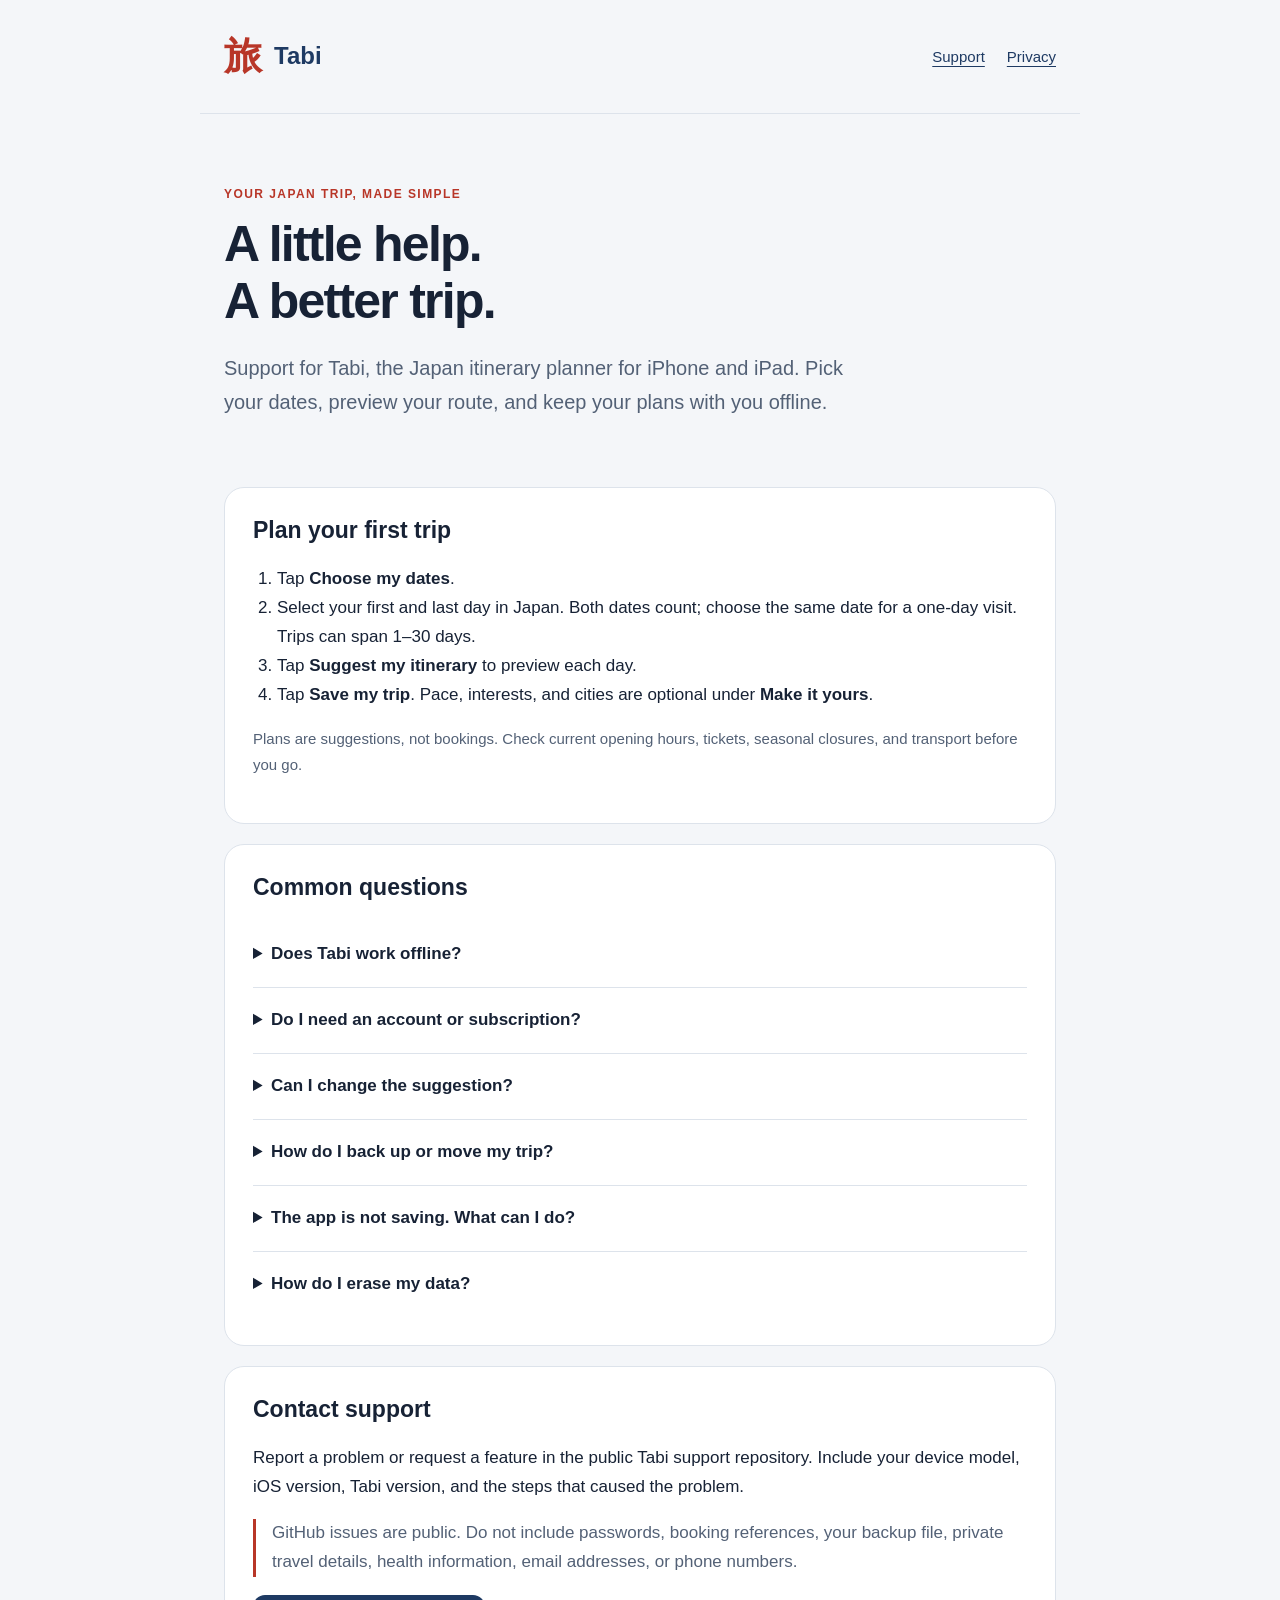
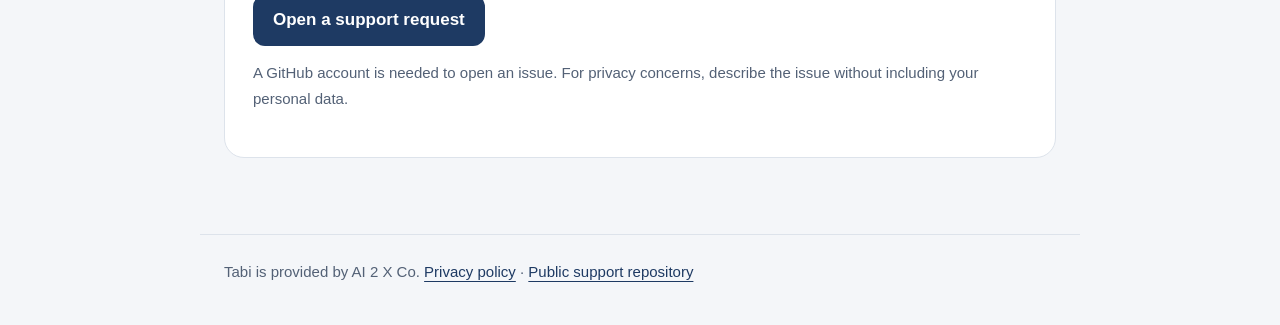
<file: index.html>
<!doctype html><html lang="en"><head><meta charset="utf-8"><meta name="viewport" content="width=device-width,initial-scale=1"><meta name="description" content="Help and support for Tabi, the simple Japan itinerary planner. Choose your dates, preview a route, and save your trip offline."><title>Tabi — Support</title><link rel="stylesheet" href="styles.css"></head><body>
<header><a class="brand" href="./"><span class="kanji" lang="ja">旅</span> Tabi</a><nav aria-label="Main navigation"><a href="./" aria-current="page">Support</a><a href="privacy.html">Privacy</a></nav></header>
<main><section class="hero"><div class="eyebrow">Your Japan trip, made simple</div><h1>A little help.<br>A better trip.</h1><p class="intro">Support for Tabi, the Japan itinerary planner for iPhone and iPad. Pick your dates, preview your route, and keep your plans with you offline.</p></section>
<section class="card"><h2>Plan your first trip</h2><ol><li>Tap <strong>Choose my dates</strong>.</li><li>Select your first and last day in Japan. Both dates count; choose the same date for a one-day visit. Trips can span 1–30 days.</li><li>Tap <strong>Suggest my itinerary</strong> to preview each day.</li><li>Tap <strong>Save my trip</strong>. Pace, interests, and cities are optional under <strong>Make it yours</strong>.</li></ol><p class="muted">Plans are suggestions, not bookings. Check current opening hours, tickets, seasonal closures, and transport before you go.</p></section>
<section class="card"><h2>Common questions</h2>
<details><summary>Does Tabi work offline?</summary><p>Your saved itinerary, curated place information, phrasebook text, and travel tools are stored on your device. Maps and external directions may require a connection or separately downloaded maps. Spoken audio depends on the voices installed on your device.</p></details>
<details><summary>Do I need an account or subscription?</summary><p>No. Tabi does not require an account, subscription, or in-app purchase. Itinerary suggestions are calculated on your device.</p></details>
<details><summary>Can I change the suggestion?</summary><p>Before saving, use <strong>Change dates or preferences</strong>. After saving, open a day to adjust your plans and notes. You can also start a new trip from the Trip tab. Export a backup first if you want to keep the old trip.</p></details>
<details><summary>How do I back up or move my trip?</summary><p>Open Settings in Tabi and export a backup. On the other device, open Settings and restore it. A backup can contain your traveler details, notes, and health information; keep it private. Restoring replaces the app data on the destination device.</p></details>
<details><summary>The app is not saving. What can I do?</summary><p>Keep Tabi open, check available device storage, and export a backup if possible. Avoid deleting the app before saving a backup. If the problem persists, report it using the support link below.</p></details>
<details><summary>How do I erase my data?</summary><p>Use <strong>Settings → Erase all my data</strong>. This removes your saved trip, personal entries, and preferences from this device. Exported copies and device backups must be managed separately.</p></details></section>
<section class="card"><h2>Contact support</h2><p>Report a problem or request a feature in the public Tabi support repository. Include your device model, iOS version, Tabi version, and the steps that caused the problem.</p><p class="note">GitHub issues are public. Do not include passwords, booking references, your backup file, private travel details, health information, email addresses, or phone numbers.</p><a class="button" href="https://github.com/aadabi/tabi-support/issues/new">Open a support request</a><p class="muted" style="margin-top:14px">A GitHub account is needed to open an issue. For privacy concerns, describe the issue without including your personal data.</p></section>
</main><footer>Tabi is provided by AI 2 X Co. <a href="privacy.html">Privacy policy</a> · <a href="https://github.com/aadabi/tabi-support">Public support repository</a></footer></body></html>
</file>
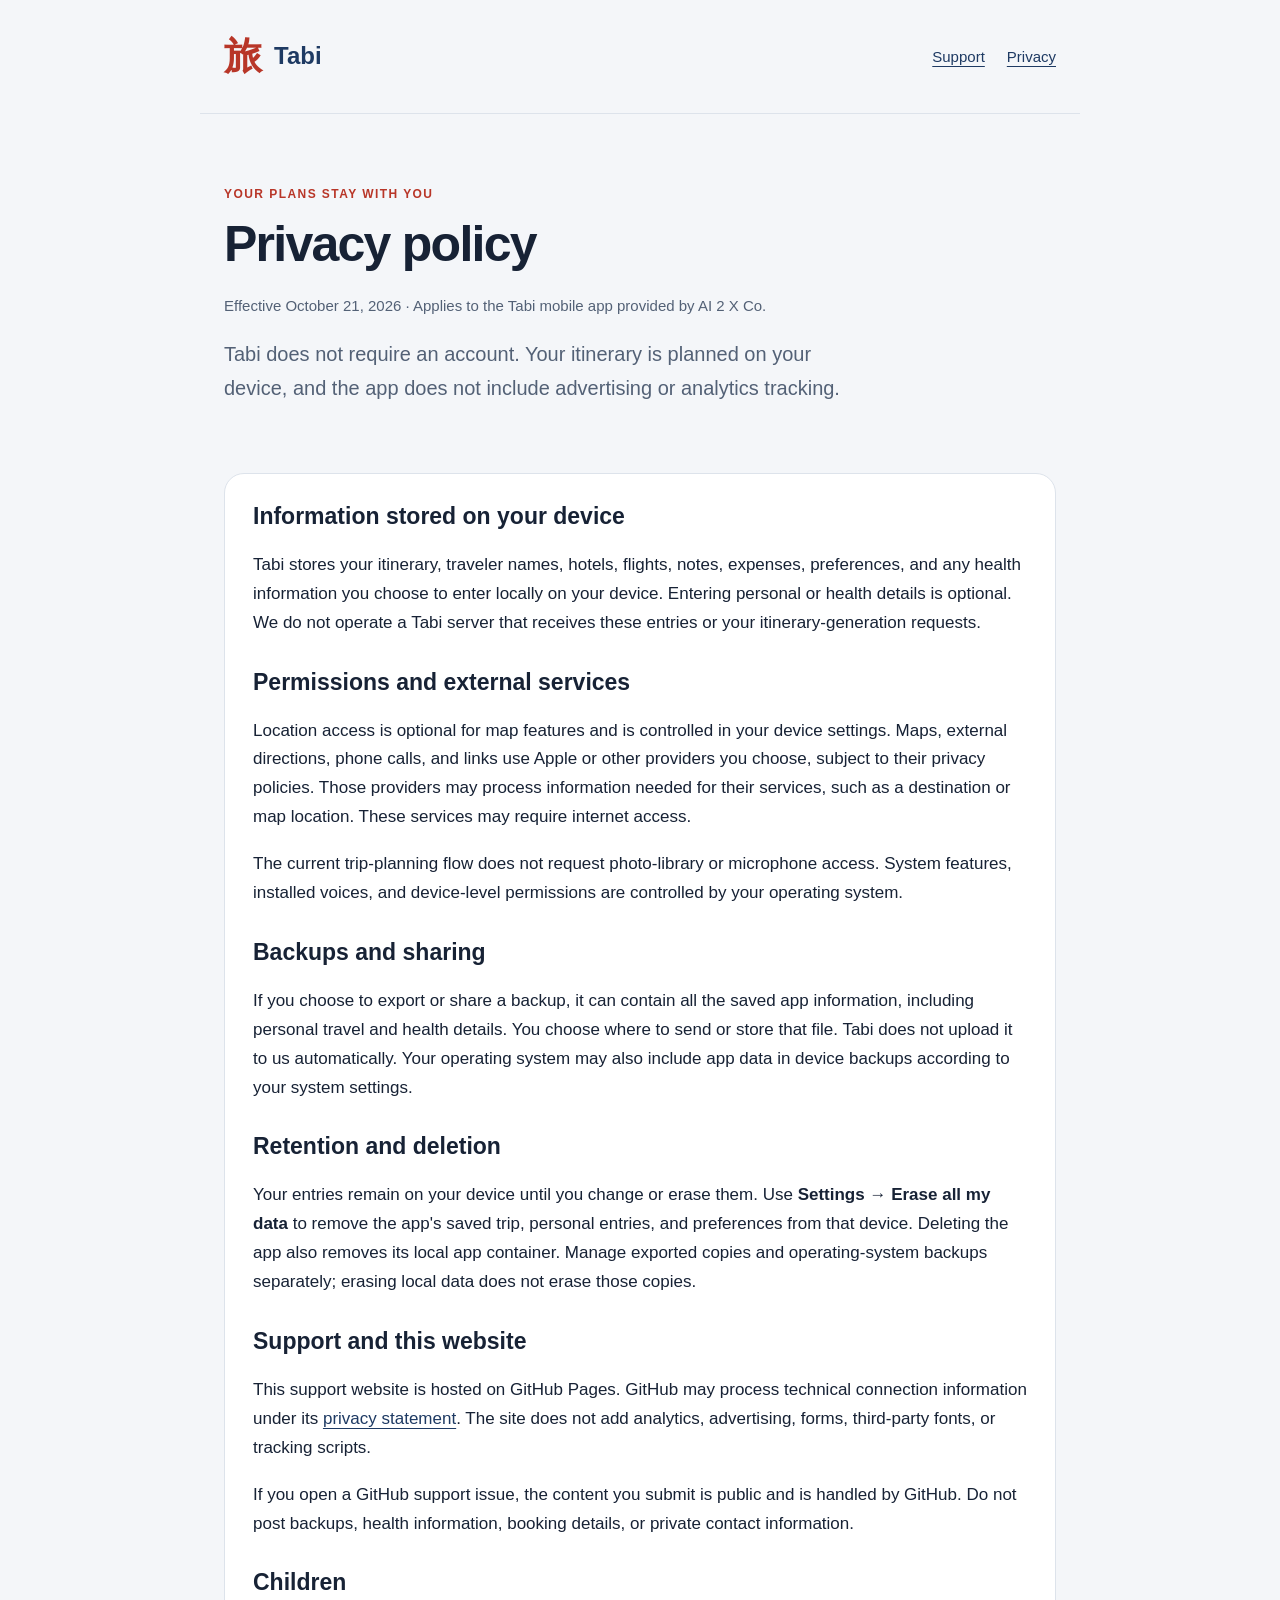
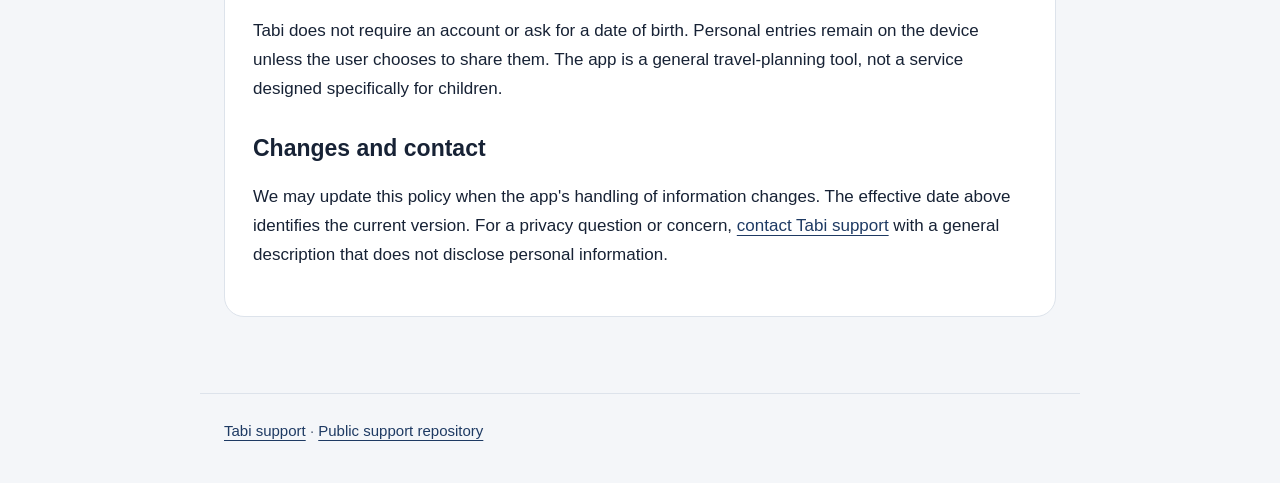
<file: privacy.html>
<!doctype html><html lang="en"><head><meta charset="utf-8"><meta name="viewport" content="width=device-width,initial-scale=1"><meta name="description" content="Tabi privacy policy: local trip storage, optional permissions, backups, deletion, and support."><title>Tabi — Privacy Policy</title><link rel="stylesheet" href="styles.css"></head><body>
<header><a class="brand" href="./"><span class="kanji" lang="ja">旅</span> Tabi</a><nav aria-label="Main navigation"><a href="./">Support</a><a href="privacy.html" aria-current="page">Privacy</a></nav></header>
<main><section class="hero"><div class="eyebrow">Your plans stay with you</div><h1>Privacy policy</h1><p class="muted">Effective October 21, 2026 · Applies to the Tabi mobile app provided by AI 2 X Co.</p><p class="intro">Tabi does not require an account. Your itinerary is planned on your device, and the app does not include advertising or analytics tracking.</p></section>
<article class="card policy"><h2>Information stored on your device</h2><p>Tabi stores your itinerary, traveler names, hotels, flights, notes, expenses, preferences, and any health information you choose to enter locally on your device. Entering personal or health details is optional. We do not operate a Tabi server that receives these entries or your itinerary-generation requests.</p>
<h2>Permissions and external services</h2><p>Location access is optional for map features and is controlled in your device settings. Maps, external directions, phone calls, and links use Apple or other providers you choose, subject to their privacy policies. Those providers may process information needed for their services, such as a destination or map location. These services may require internet access.</p><p>The current trip-planning flow does not request photo-library or microphone access. System features, installed voices, and device-level permissions are controlled by your operating system.</p>
<h2>Backups and sharing</h2><p>If you choose to export or share a backup, it can contain all the saved app information, including personal travel and health details. You choose where to send or store that file. Tabi does not upload it to us automatically. Your operating system may also include app data in device backups according to your system settings.</p>
<h2>Retention and deletion</h2><p>Your entries remain on your device until you change or erase them. Use <strong>Settings → Erase all my data</strong> to remove the app's saved trip, personal entries, and preferences from that device. Deleting the app also removes its local app container. Manage exported copies and operating-system backups separately; erasing local data does not erase those copies.</p>
<h2>Support and this website</h2><p>This support website is hosted on GitHub Pages. GitHub may process technical connection information under its <a href="https://docs.github.com/en/site-policy/privacy-policies/github-general-privacy-statement">privacy statement</a>. The site does not add analytics, advertising, forms, third-party fonts, or tracking scripts.</p><p>If you open a GitHub support issue, the content you submit is public and is handled by GitHub. Do not post backups, health information, booking details, or private contact information.</p>
<h2>Children</h2><p>Tabi does not require an account or ask for a date of birth. Personal entries remain on the device unless the user chooses to share them. The app is a general travel-planning tool, not a service designed specifically for children.</p>
<h2>Changes and contact</h2><p>We may update this policy when the app's handling of information changes. The effective date above identifies the current version. For a privacy question or concern, <a href="https://github.com/aadabi/tabi-support/issues/new">contact Tabi support</a> with a general description that does not disclose personal information.</p></article></main>
<footer><a href="./">Tabi support</a> · <a href="https://github.com/aadabi/tabi-support">Public support repository</a></footer></body></html>
</file>
<file: styles.css>
:root{color-scheme:light dark;--ink:#172235;--muted:#536176;--paper:#f4f6f9;--card:#fff;--line:#dde3eb;--indigo:#1e3a63;--red:#b83628}*{box-sizing:border-box}body{margin:0;background:var(--paper);color:var(--ink);font:17px/1.7 -apple-system,BlinkMacSystemFont,"Segoe UI",sans-serif}a{color:var(--indigo);text-underline-offset:4px}a:hover{text-decoration-thickness:2px}a:focus-visible,summary:focus-visible{outline:3px solid var(--red);outline-offset:5px}header,main,footer{max-width:880px;margin:auto;padding:24px}header{display:flex;justify-content:space-between;gap:24px;align-items:center;border-bottom:1px solid var(--line)}.brand{display:flex;align-items:center;gap:12px;font-size:24px;font-weight:750;text-decoration:none}.kanji{font-family:serif;color:var(--red);font-size:38px}nav{display:flex;gap:22px;font-size:15px}.hero{padding:46px 0 30px}.eyebrow{color:var(--red);letter-spacing:.12em;font-size:12px;font-weight:750;text-transform:uppercase}h1{font-size:clamp(32px,6vw,50px);line-height:1.15;letter-spacing:-.035em;margin:12px 0 20px}h2{font-size:23px;line-height:1.3;margin-top:0}p{margin:0 0 18px}.intro{font-size:20px;max-width:650px;color:var(--muted)}.card{background:var(--card);padding:28px;border:1px solid var(--line);border-radius:20px;margin:20px 0}.button{display:inline-block;border-radius:12px;background:var(--indigo);color:white;padding:11px 20px;text-decoration:none;font-weight:650}.muted,footer{color:var(--muted);font-size:15px}ol,ul{padding-left:24px}details{padding:18px 0;border-bottom:1px solid var(--line)}details:last-child{border:0}summary{font-weight:650;cursor:pointer}details p{margin:12px 0 0}.policy h2{margin-top:30px}.policy h2:first-child{margin-top:0}footer{border-top:1px solid var(--line);margin-top:32px;padding-bottom:40px}.note{border-left:3px solid var(--red);padding-left:16px;color:var(--muted)}@media(max-width:560px){header,main,footer{padding:20px}header{align-items:flex-start}.brand{font-size:21px}nav{gap:14px;padding-top:14px;font-size:14px}.hero{padding:28px 0 12px}.card{padding:22px}}@media(prefers-color-scheme:dark){:root{--ink:#eef2f8;--muted:#acb7c9;--paper:#0d1015;--card:#161c26;--line:#2b3544;--indigo:#9ebce9;--red:#ff9e8f}.button{background:#284c7b;color:#fff}}
</file>
